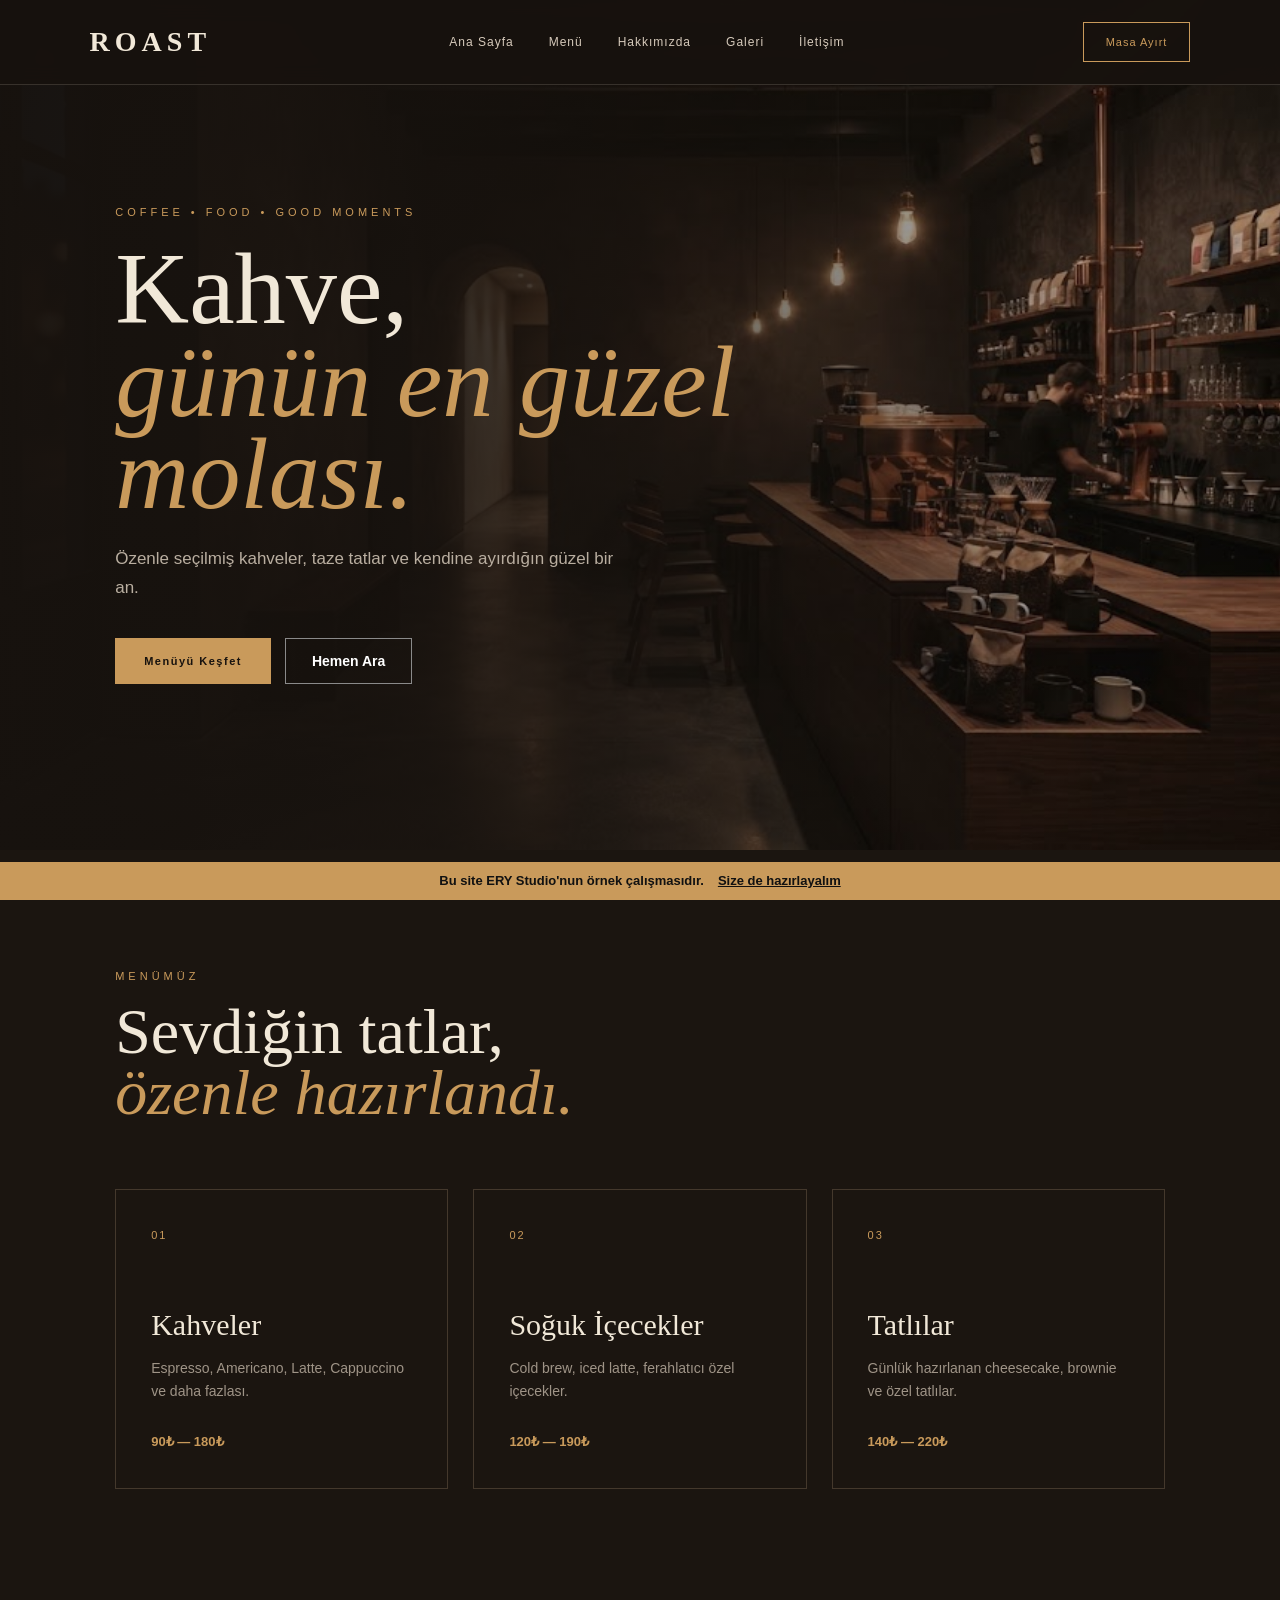
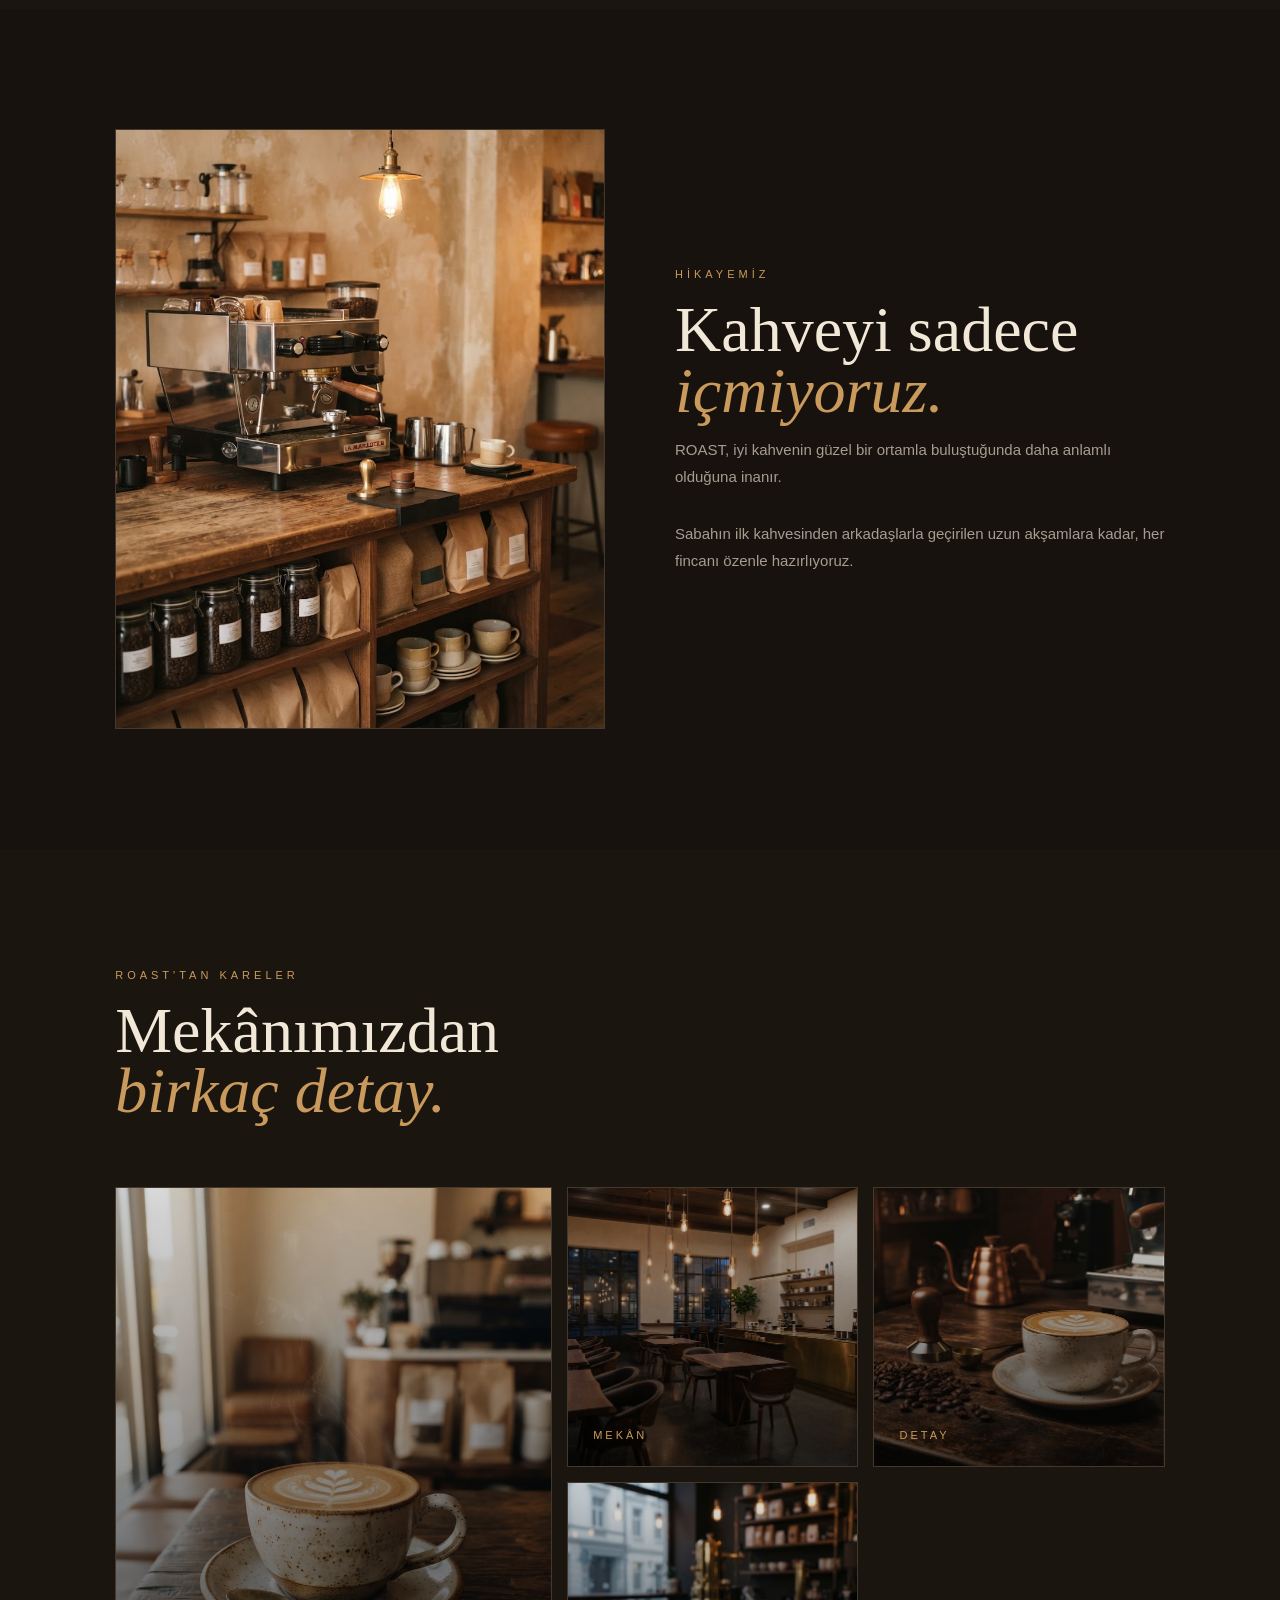
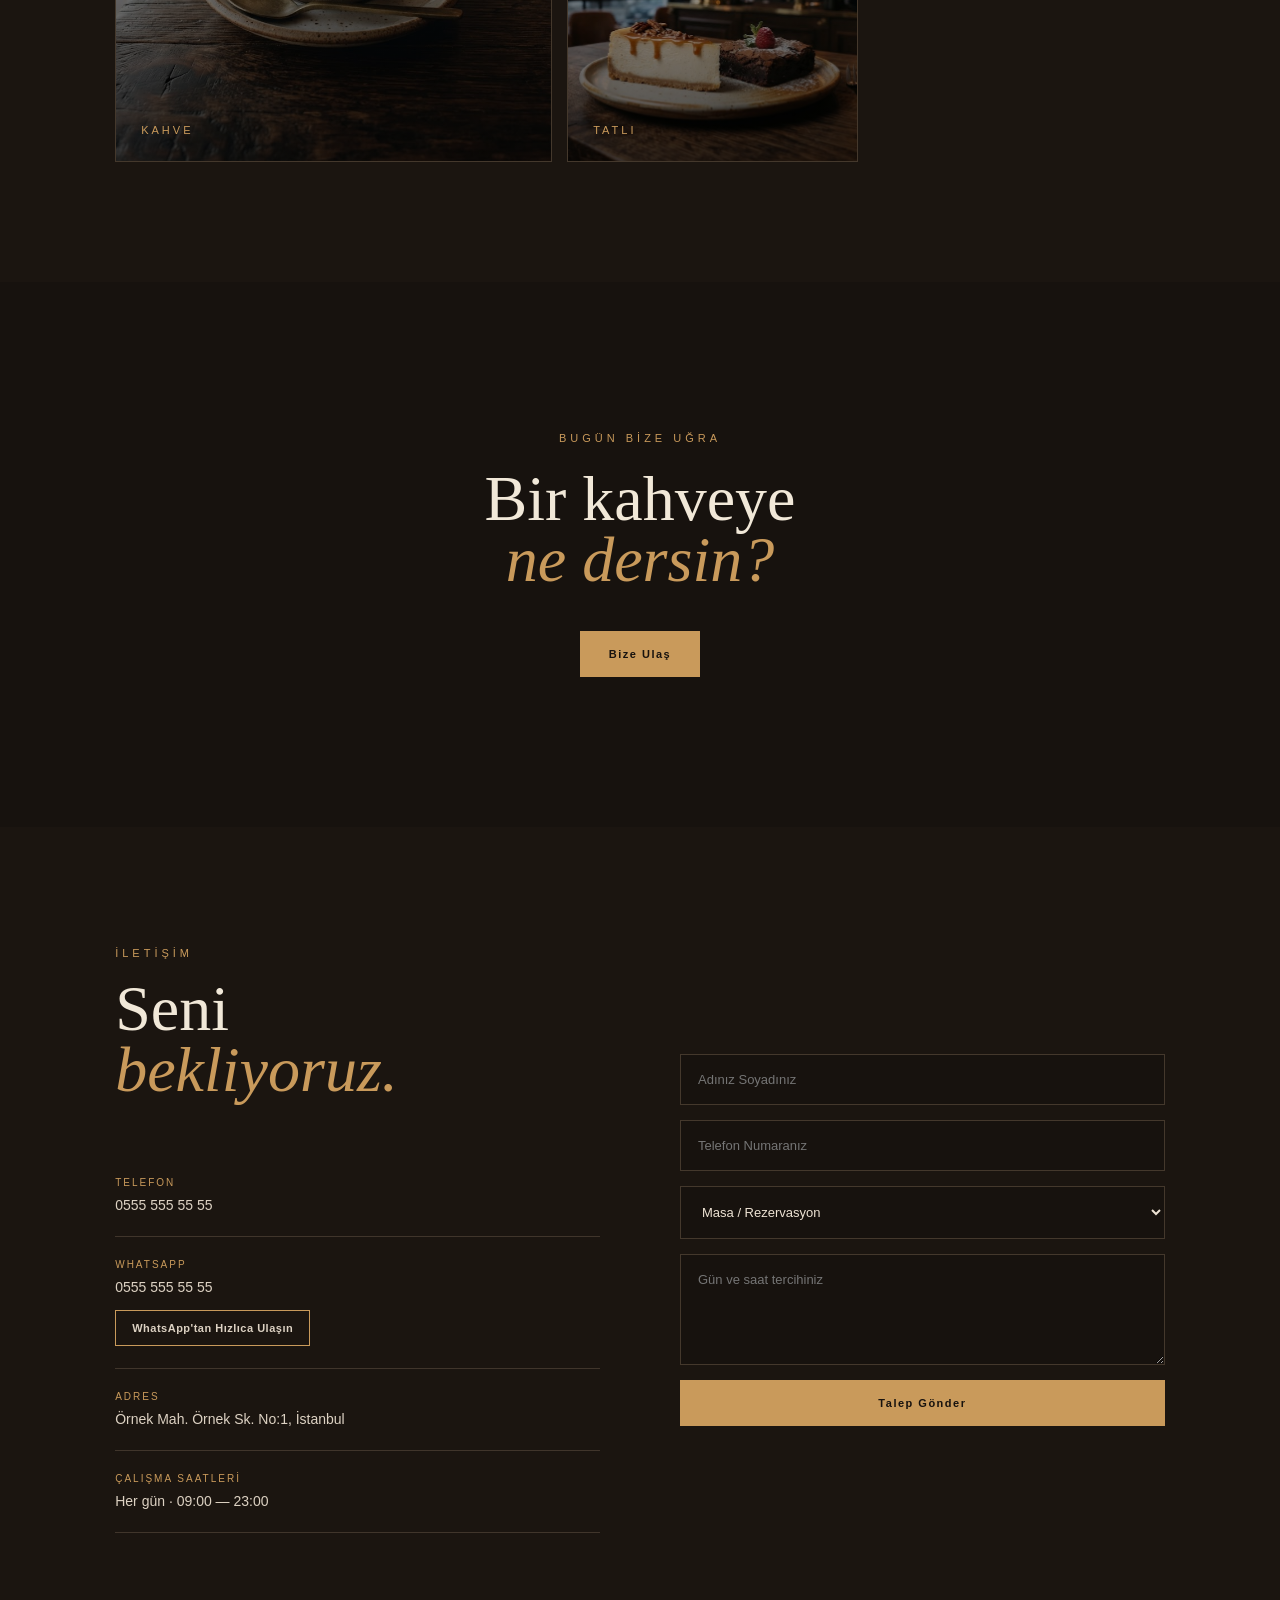
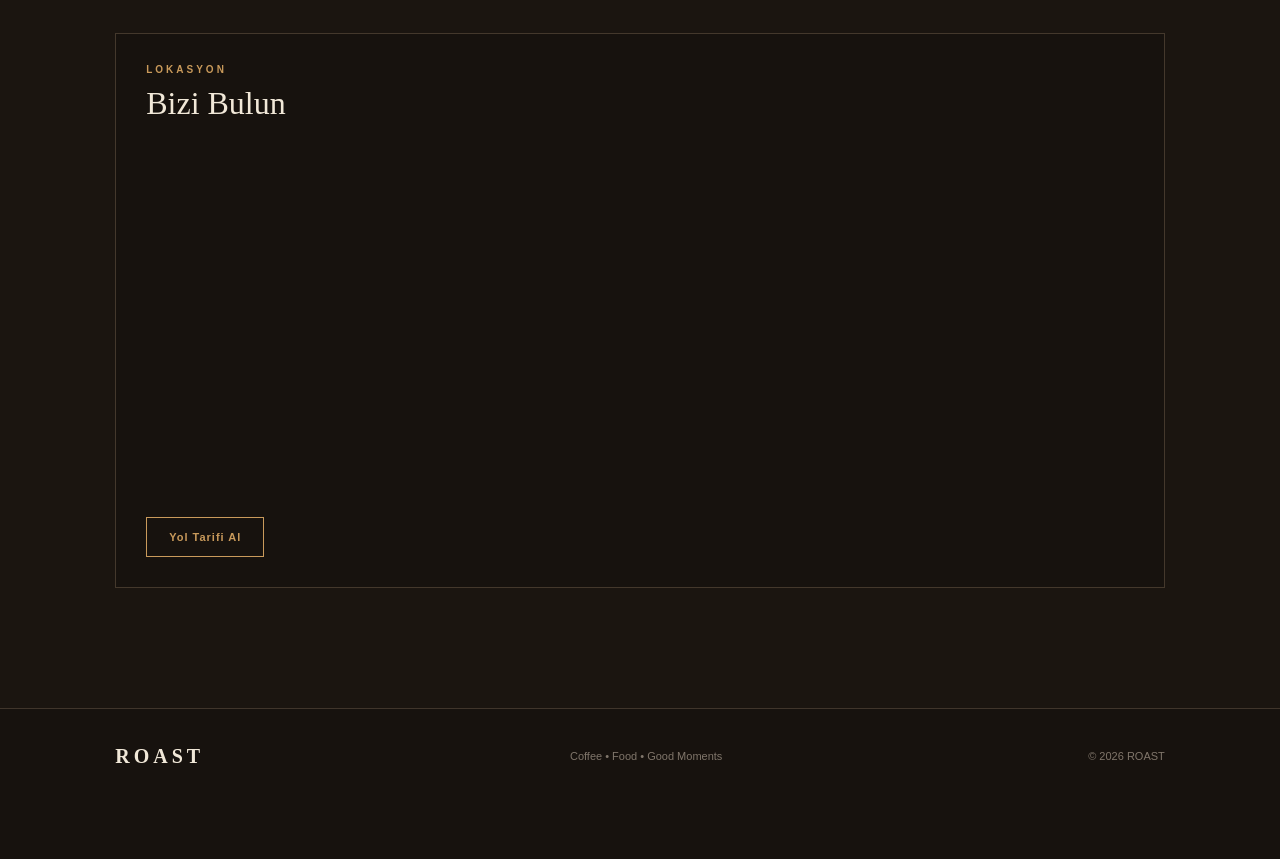
<file: index.html>
<!DOCTYPE html>
<html lang="tr">
<head>
    <meta charset="UTF-8">
    <meta name="viewport" content="width=device-width, initial-scale=1.0">

    <title>ROAST | Coffee &amp; Good Moments</title>

    <meta name="description" content="ROAST Coffee &amp; Good Moments — kaliteli kahve, taze tatlılar ve keyifli anlar.">
    <link rel="icon" type="image/jpeg" href="images/favicon.jpg">
    <link rel="stylesheet" href="style.css">

    <!-- Örnek çalışma şeridi ve ek kurallar. style.css'e dokunmaz. Teslimde bu bloğu sil. -->
    <style>
        .ery-demo {
            position: fixed; left: 0; right: 0; bottom: 0; z-index: 2000;
            display: flex; justify-content: center; align-items: center; flex-wrap: wrap;
            gap: 6px 14px; padding: 10px 16px;
            background: #c99a5b; color: #111;
            font: bold 13px/1.4 Arial, sans-serif; text-align: center;
        }
        .ery-demo a { color: #111; text-decoration: underline; white-space: nowrap; }
        body { padding-bottom: 56px; }

        .hero-actions { display: flex; gap: 14px; flex-wrap: wrap; align-items: center; }
        .call-button {
            display: inline-block; padding: 14px 26px;
            border: 1px solid #8a8a8a; color: #fff; background: transparent;
            font: bold 14px Arial, sans-serif; text-align: center; text-decoration: none;
        }
        .call-button:hover { border-color: #c99a5b; color: #c99a5b; }

        .contact-form button { cursor: pointer; }

        a:focus-visible, button:focus-visible, input:focus-visible,
        select:focus-visible, textarea:focus-visible { outline: 2px solid #fff; outline-offset: 2px; }

        @media (max-width: 600px) {
            .hero-actions { flex-direction: column; align-items: stretch; }
            .hero-actions .main-button, .hero-actions .call-button { width: 100%; text-align: center; }
            body { padding-bottom: 74px; }
        }
    </style>
</head>

<body>

    <!--
      MÜŞTERİYE TESLİM EDERKEN DEĞİŞTİRİLECEKLER:
      1) Telefon: 0555 555 55 55 / +905555555555 (tel, WhatsApp x2, hero "Hemen Ara")
      2) Adres, çalışma saatleri, menü fiyatları ve harita (iframe + "Yol Tarifi Al")
      3) Form adresi (formsubmit.co/...) ve _next adresi
      4) Alttaki "örnek çalışma" şeridini (class="ery-demo") ve <style> bloğundaki .ery-demo kurallarını sil
    -->

    <!-- HEADER -->
    <header class="header">

        <a href="#anasayfa" class="logo">ROAST</a>

        <nav class="nav">
            <a href="#anasayfa">Ana Sayfa</a>
            <a href="#menu">Menü</a>
            <a href="#hakkimizda">Hakkımızda</a>
            <a href="#galeri">Galeri</a>
            <a href="#iletisim">İletişim</a>
        </nav>

        <a href="#iletisim" class="reservation-button">Masa Ayırt</a>

    </header>


    <main>

        <!-- HERO -->
        <section class="hero" id="anasayfa">

            <div class="hero-content">

                <span class="eyebrow">COFFEE • FOOD • GOOD MOMENTS</span>

                <h1>
                    Kahve,<br>
                    <span>günün en güzel molası.</span>
                </h1>

                <p>
                    Özenle seçilmiş kahveler, taze tatlar
                    ve kendine ayırdığın güzel bir an.
                </p>

                <div class="hero-actions">
                    <a href="#menu" class="main-button">Menüyü Keşfet</a>
                    <a href="tel:+905555555555" class="call-button">Hemen Ara</a>
                </div>

            </div>

        </section>


        <!-- MENU -->
        <section class="menu-section" id="menu">

            <div class="section-heading">
                <span class="section-label">MENÜMÜZ</span>
                <h2>
                    Sevdiğin tatlar,<br>
                    <span>özenle hazırlandı.</span>
                </h2>
            </div>

            <div class="menu-grid">

                <div class="menu-card">
                    <span class="menu-number">01</span>
                    <h3>Kahveler</h3>
                    <p>Espresso, Americano, Latte, Cappuccino ve daha fazlası.</p>
                    <strong>90₺ — 180₺</strong>
                </div>

                <div class="menu-card">
                    <span class="menu-number">02</span>
                    <h3>Soğuk İçecekler</h3>
                    <p>Cold brew, iced latte, ferahlatıcı özel içecekler.</p>
                    <strong>120₺ — 190₺</strong>
                </div>

                <div class="menu-card">
                    <span class="menu-number">03</span>
                    <h3>Tatlılar</h3>
                    <p>Günlük hazırlanan cheesecake, brownie ve özel tatlılar.</p>
                    <strong>140₺ — 220₺</strong>
                </div>

            </div>

        </section>


        <!-- ABOUT -->
        <section class="about" id="hakkimizda">

            <div class="about-image"></div>

            <div class="about-content">

                <span class="section-label">HİKAYEMİZ</span>

                <h2>
                    Kahveyi sadece<br>
                    <span>içmiyoruz.</span>
                </h2>

                <p>ROAST, iyi kahvenin güzel bir ortamla buluştuğunda daha anlamlı olduğuna inanır.</p>

                <p>
                    Sabahın ilk kahvesinden arkadaşlarla geçirilen uzun akşamlara kadar,
                    her fincanı özenle hazırlıyoruz.
                </p>

            </div>

        </section>


        <!-- GALLERY -->
        <section class="gallery-section" id="galeri">

            <div class="section-heading">
                <span class="section-label">ROAST'TAN KARELER</span>
                <h2>
                    Mekânımızdan<br>
                    <span>birkaç detay.</span>
                </h2>
            </div>

            <div class="gallery-grid">
                <div class="gallery-item gallery-large"><span>KAHVE</span></div>
                <div class="gallery-item"><span>MEKÂN</span></div>
                <div class="gallery-item"><span>DETAY</span></div>
                <div class="gallery-item"><span>TATLI</span></div>
            </div>

        </section>


        <!-- CTA -->
        <section class="cta">

            <span class="section-label">BUGÜN BİZE UĞRA</span>

            <h2>
                Bir kahveye<br>
                <span>ne dersin?</span>
            </h2>

            <a href="#iletisim" class="main-button">Bize Ulaş</a>

        </section>


        <!-- CONTACT -->
        <section class="contact" id="iletisim">

            <div class="contact-info">

                <span class="section-label">İLETİŞİM</span>

                <h2>
                    Seni<br>
                    <span>bekliyoruz.</span>
                </h2>

                <div class="contact-details">

                    <div class="contact-item">
                        <span>TELEFON</span>
                        <strong><a href="tel:+905555555555">0555 555 55 55</a></strong>
                    </div>

                    <div class="contact-item">
                        <span>WHATSAPP</span>
                        <strong>
                            <a href="https://wa.me/905555555555" target="_blank" rel="noopener">0555 555 55 55</a>
                        </strong>
                        <a href="https://wa.me/905555555555" target="_blank" rel="noopener" class="whatsapp-button">
                            WhatsApp'tan Hızlıca Ulaşın
                        </a>
                    </div>

                    <div class="contact-item">
                        <span>ADRES</span>
                        <strong>Örnek Mah. Örnek Sk. No:1, İstanbul</strong>
                    </div>

                    <div class="contact-item">
                        <span>ÇALIŞMA SAATLERİ</span>
                        <strong>Her gün · 09:00 — 23:00</strong>
                    </div>

                </div>

            </div>


            <!-- Örnek form: mesajlar ERY Studio'ya düşer. Müşteriye teslimde adresi değiştir. -->
            <form class="contact-form" action="https://formsubmit.co/iletisim@erystudio.com" method="POST">

                <input type="hidden" name="_subject" value="ROAST ÖRNEK SİTE - Form Denemesi">
                <input type="hidden" name="_template" value="table">
                <input type="hidden" name="_captcha" value="false">
                <input type="hidden" name="_next" value="https://emreryurek.github.io/roast/tesekkurler.html">
                <input type="text" name="_honey" style="display:none" tabindex="-1" autocomplete="off">

                <input type="text" name="name" placeholder="Adınız Soyadınız" autocomplete="name" required>
                <input type="tel" name="phone" placeholder="Telefon Numaranız" autocomplete="tel" required>

                <select name="reservation" required>
                    <option value="">Masa / Rezervasyon</option>
                    <option value="2 kişilik">2 kişilik</option>
                    <option value="3-4 kişilik">3-4 kişilik</option>
                    <option value="5+ kişilik">5+ kişilik</option>
                </select>

                <textarea name="message" rows="5" placeholder="Gün ve saat tercihiniz"></textarea>

                <button type="submit" class="main-button">Talep Gönder</button>

            </form>


            <div class="map-box">

                <div class="map-title">
                    <span>LOKASYON</span>
                    <h3>Bizi Bulun</h3>
                </div>

                <iframe
                    src="https://www.google.com/maps?q=Istanbul%2C%20Turkey&output=embed"
                    title="ROAST konum haritası"
                    loading="lazy"
                    allowfullscreen
                    referrerpolicy="no-referrer-when-downgrade">
                </iframe>

                <a href="https://www.google.com/maps/search/?api=1&query=Istanbul%2C%20Turkey"
                   target="_blank" rel="noopener" class="map-button">
                    Yol Tarifi Al
                </a>

            </div>

        </section>

    </main>


    <!-- FOOTER -->
    <footer class="footer">
        <strong>ROAST</strong>
        <p>Coffee • Food • Good Moments</p>
        <span>© 2026 ROAST</span>
    </footer>

    <div class="ery-demo">
        <span>Bu site ERY Studio'nun örnek çalışmasıdır.</span>
        <a href="https://wa.me/905325023600?text=Merhaba%2C%20ROAST%20%C3%B6rne%C4%9Fini%20g%C3%B6rd%C3%BCm%2C%20bana%20da%20site%20istiyorum." target="_blank" rel="noopener">Size de hazırlayalım</a>
    </div>

</body>
</html>
</file>
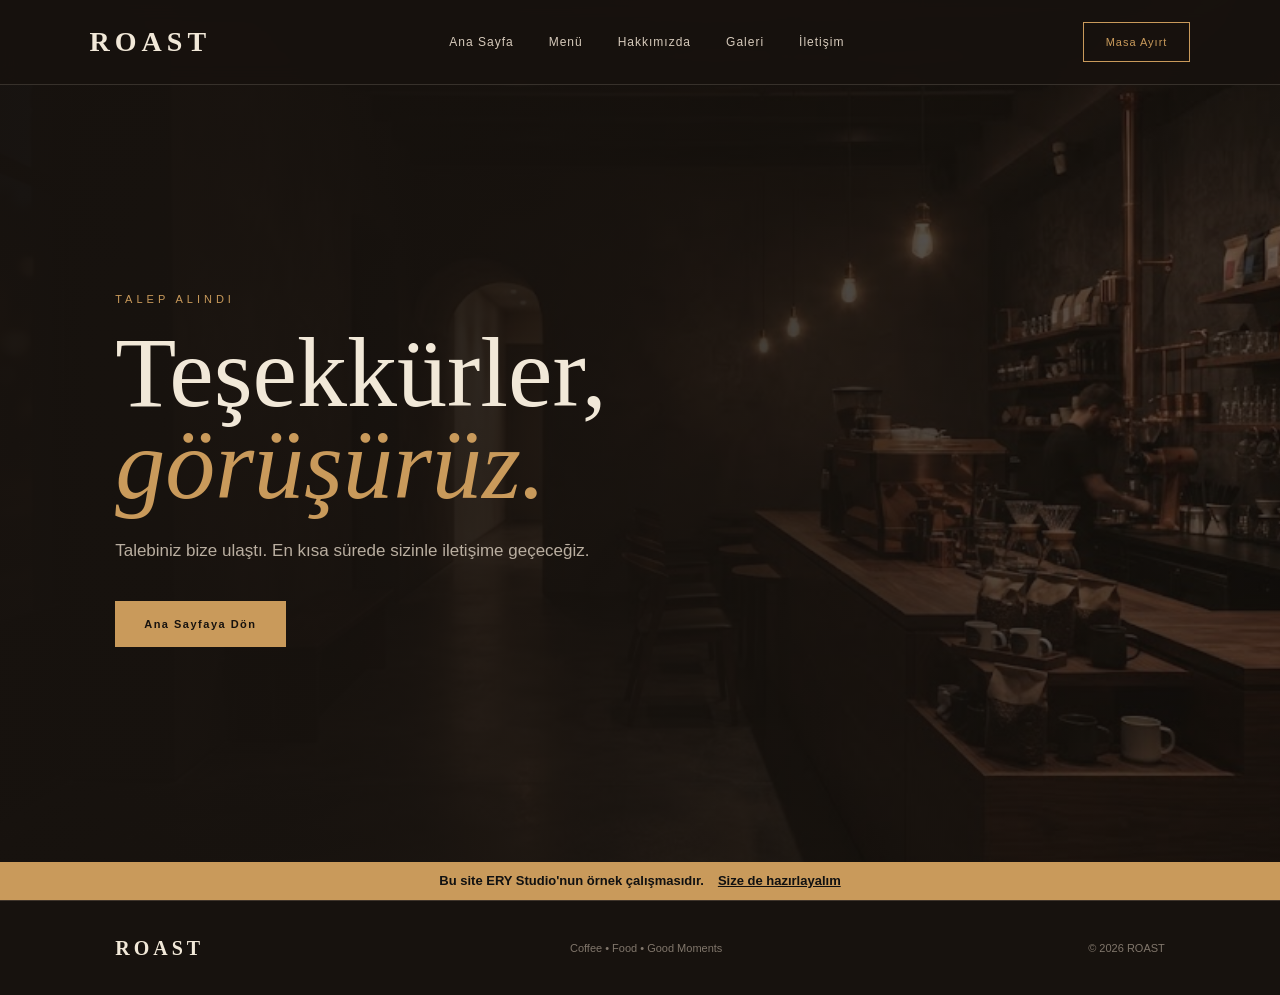
<file: tesekkurler.html>
<!DOCTYPE html>
<html lang="tr">
<head>
    <meta charset="UTF-8">
    <meta name="viewport" content="width=device-width, initial-scale=1.0">
    <meta name="robots" content="noindex">
    <title>Teşekkürler | ROAST</title>
    <link rel="icon" type="image/jpeg" href="images/favicon.jpg">
    <link rel="stylesheet" href="style.css">

    <!-- Örnek çalışma şeridi ve bu sayfaya özel kurallar. style.css'e dokunmaz. -->
    <style>
        .thanks {
            min-height: 100vh;
            display: flex; flex-direction: column; justify-content: center; align-items: flex-start;
            padding: 140px 9% 100px;
            background-image:
                linear-gradient(90deg, rgba(23,18,14,.98) 0%, rgba(23,18,14,.88) 45%, rgba(23,18,14,.6) 100%),
                url("images/hero.jpg");
            background-size: cover; background-position: center;
        }
        .thanks h1 {
            margin: 22px 0 26px;
            font-size: clamp(54px, 9vw, 100px);
            line-height: .92; font-weight: normal;
        }
        .thanks h1 span { color: #c99a5b; font-style: italic; }
        .thanks p {
            max-width: 480px; margin: 0 0 35px;
            color: #b9aea0; font: 17px/1.7 Arial, sans-serif;
        }
        .ery-demo {
            position: fixed; left: 0; right: 0; bottom: 0; z-index: 10000;
            display: flex; justify-content: center; align-items: center; flex-wrap: wrap;
            gap: 6px 14px; padding: 10px 16px;
            background: #c99a5b; color: #111;
            font: bold 13px/1.4 Arial, sans-serif; text-align: center;
        }
        .ery-demo a { color: #111; text-decoration: underline; white-space: nowrap; }
        a:focus-visible { outline: 2px solid #fff; outline-offset: 2px; }
        @media (max-width: 600px) {
            .thanks { padding: 120px 7% 110px; }
            .thanks h1 { font-size: 54px; }
        }
    </style>
</head>

<body>

    <header class="header">
        <a href="index.html" class="logo">ROAST</a>
        <nav class="nav">
            <a href="index.html#anasayfa">Ana Sayfa</a>
            <a href="index.html#menu">Menü</a>
            <a href="index.html#hakkimizda">Hakkımızda</a>
            <a href="index.html#galeri">Galeri</a>
            <a href="index.html#iletisim">İletişim</a>
        </nav>
        <a href="index.html#iletisim" class="reservation-button">Masa Ayırt</a>
    </header>

    <main>
        <section class="thanks">
            <span class="section-label">TALEP ALINDI</span>
            <h1>Teşekkürler,<br><span>görüşürüz.</span></h1>
            <p>Talebiniz bize ulaştı. En kısa sürede sizinle iletişime geçeceğiz.</p>
            <a href="index.html" class="main-button">Ana Sayfaya Dön</a>
        </section>
    </main>

    <footer class="footer">
        <strong>ROAST</strong>
        <p>Coffee • Food • Good Moments</p>
        <span>© 2026 ROAST</span>
    </footer>

    <div class="ery-demo">
        <span>Bu site ERY Studio'nun örnek çalışmasıdır.</span>
        <a href="https://wa.me/905325023600?text=Merhaba%2C%20ROAST%20%C3%B6rne%C4%9Fini%20g%C3%B6rd%C3%BCm%2C%20bana%20da%20site%20istiyorum." target="_blank" rel="noopener">Size de hazırlayalım</a>
    </div>

</body>
</html>
</file>
<file: style.css>
/* ========================================
   GENEL
======================================== */

html {
    scroll-behavior: smooth;
}

body {
    margin: 0;
    background-color: #17120e;
    color: #f1e8d8;
    font-family: Georgia, "Times New Roman", serif;
}

* {
    box-sizing: border-box;
}

a {
    color: inherit;
    text-decoration: none;
}


/* ========================================
   HEADER
======================================== */

.header {
    position: fixed !important;
    top: 0;
    left: 0;
    right: 0;

    width: 100%;
    z-index: 9999;

    display: flex;
    align-items: center;
    justify-content: space-between;

    padding: 22px 7%;

    background: rgba(23, 18, 14, 0.96);
    backdrop-filter: blur(10px);
    -webkit-backdrop-filter: blur(10px);

    border-bottom: 1px solid rgba(241, 232, 216, 0.15);
}

.logo {
    font-size: 28px;
    font-weight: bold;
    letter-spacing: 5px;
}

.nav {
    display: flex;
    gap: 35px;
}

.nav a {
    font-family: Arial, sans-serif;
    font-size: 12px;
    letter-spacing: 1px;
    color: #d6cabb;
    transition: 0.3s;
}

.nav a:hover {
    color: #c99a5b;
}

.reservation-button {
    border: 1px solid #c99a5b;
    padding: 13px 22px;

    font-family: Arial, sans-serif;
    font-size: 11px;
    letter-spacing: 1px;

    color: #c99a5b;
    transition: 0.3s;
}

.reservation-button:hover {
    background-color: #c99a5b;
    color: #17120e;
}


/* ========================================
   HERO
======================================== */

.hero {
    min-height: 850px;

    display: flex;
    align-items: center;

    padding: 140px 9% 100px;

    background-image:
        linear-gradient(
            90deg,
            rgba(23, 18, 14, 0.98) 0%,
            rgba(23, 18, 14, 0.88) 35%,
            rgba(23, 18, 14, 0.45) 70%,
            rgba(23, 18, 14, 0.2) 100%
        ),
        url("images/hero.jpg");

    background-size: cover;
    background-position: center;
    background-repeat: no-repeat;
}

.hero-content {
    max-width: 700px;
}

.eyebrow,
.section-label {
    display: block;

    font-family: Arial, sans-serif;
    font-size: 11px;
    letter-spacing: 4px;

    color: #c99a5b;
}

.hero h1 {
    margin: 25px 0;

    font-size: clamp(65px, 8vw, 115px);
    line-height: 0.9;
    font-weight: normal;
}

.hero h1 span {
    color: #c99a5b;
    font-style: italic;
}

.hero p {
    max-width: 520px;

    margin-bottom: 35px;

    color: #b9aea0;

    font-family: Arial, sans-serif;
    font-size: 17px;
    line-height: 1.7;
}

.main-button {
    display: inline-block;

    padding: 16px 28px;

    background-color: #c99a5b;
    color: #17120e;

    font-family: Arial, sans-serif;
    font-size: 11px;
    font-weight: bold;
    letter-spacing: 1.5px;

    border: 1px solid #c99a5b;

    transition: 0.3s;
}

.main-button:hover {
    background-color: transparent;
    color: #c99a5b;
}


/* ========================================
   MENU
======================================== */

.menu-section {
    padding: 120px 9%;
    background-color: #1b1510;
}

.section-heading {
    margin-bottom: 65px;
}

.section-heading h2,
.about-content h2,
.contact-info h2,
.cta h2 {
    margin: 20px 0 0;

    font-size: clamp(42px, 5vw, 70px);
    line-height: 0.95;
    font-weight: normal;
}

.section-heading h2 span,
.about-content h2 span,
.contact-info h2 span,
.cta h2 span {
    color: #c99a5b;
    font-style: italic;
}

.menu-grid {
    display: grid;
    grid-template-columns: repeat(3, 1fr);
    gap: 25px;
}

.menu-card {
    min-height: 300px;

    padding: 35px;

    border: 1px solid #44382c;

    position: relative;

    transition: 0.3s;
}

.menu-card:hover {
    transform: translateY(-6px);
    border-color: #c99a5b;
}

.menu-number {
    font-family: Arial, sans-serif;
    font-size: 11px;
    letter-spacing: 2px;
    color: #c99a5b;
}

.menu-card h3 {
    margin: 65px 0 15px;
    font-size: 30px;
    font-weight: normal;
}

.menu-card p {
    color: #9f9487;

    font-family: Arial, sans-serif;
    font-size: 14px;
    line-height: 1.7;
}

.menu-card strong {
    display: block;

    margin-top: 30px;

    color: #c99a5b;

    font-family: Arial, sans-serif;
    font-size: 13px;
}


/* ========================================
   ABOUT
======================================== */

.about {
    display: grid;
    grid-template-columns: 1fr 1fr;
    gap: 70px;

    padding: 120px 9%;

    background-color: #17120e;
}

.about-image {
    min-height: 600px;

    background-image: url("images/about.jpg");
    background-size: cover;
    background-position: center;
    background-repeat: no-repeat;

    border: 1px solid #44382c;
}

.about-content {
    display: flex;
    flex-direction: column;
    justify-content: center;
}

.about-content p {
    max-width: 500px;

    color: #a79c90;

    font-family: Arial, sans-serif;
    font-size: 15px;
    line-height: 1.8;
}


/* ========================================
   GALERİ
======================================== */

.gallery-section {
    padding: 120px 9%;
    background-color: #1b1510;
}

.gallery-grid {
    display: grid;

    grid-template-columns: 1.5fr 1fr 1fr;
    grid-template-rows: 280px 280px;

    gap: 15px;
}

.gallery-item {
    position: relative;

    display: flex;
    align-items: flex-end;

    padding: 25px;

    overflow: hidden;

    border: 1px solid #44382c;

    background-size: cover;
    background-position: center;
    background-repeat: no-repeat;

    transition: 0.3s;
}

/* Şimdilik görsellerin yerini tutacak alanlar */

.gallery-item:nth-child(1) {
    grid-row: span 2;

    background-image:
        linear-gradient(
            rgba(0, 0, 0, 0.15),
            rgba(0, 0, 0, 0.7)
        ),
        url("images/kahve.jpg");
}

.gallery-item:nth-child(2) {
    background-image:
        linear-gradient(
            rgba(0, 0, 0, 0.1),
            rgba(0, 0, 0, 0.7)
        ),
        url("images/mekan.jpg");
}

.gallery-item:nth-child(3) {
    background-image:
        linear-gradient(
            rgba(0, 0, 0, 0.1),
            rgba(0, 0, 0, 0.7)
        ),
        url("images/detay.jpg");
}

.gallery-item:nth-child(4) {
    background-image:
        linear-gradient(
            rgba(0, 0, 0, 0.1),
            rgba(0, 0, 0, 0.7)
        ),
        url("images/tatli.jpg");
}

.gallery-item:hover {
    transform: translateY(-4px);
}

.gallery-item span {
    position: relative;
    z-index: 2;

    color: #c99a5b;

    font-family: Arial, sans-serif;
    font-size: 11px;
    letter-spacing: 3px;
}


/* ========================================
   CTA
======================================== */

.cta {
    padding: 150px 9%;
    text-align: center;

    background-color: #17120e;
}

.cta .section-label {
    margin-bottom: 25px;
}

.cta h2 {
    margin-bottom: 40px;
}


/* ========================================
   CONTACT
======================================== */

.contact {
    display: grid;
    grid-template-columns: 1fr 1fr;
    gap: 80px;

    padding: 120px 9%;

    background-color: #1b1510;
}

.contact-details {
    margin-top: 55px;
}

.contact-item {
    padding: 22px 0;

    border-bottom: 1px solid #40352b;
}

.contact-item span {
    display: block;

    margin-bottom: 8px;

    color: #c99a5b;

    font-family: Arial, sans-serif;
    font-size: 10px;
    letter-spacing: 2px;
}

.contact-item strong {
    color: #ddd2c3;

    font-family: Arial, sans-serif;
    font-size: 14px;
    font-weight: normal;
}

.contact-form {
    display: flex;
    flex-direction: column;
    gap: 15px;

    justify-content: center;
}

.contact-form input,
.contact-form select,
.contact-form textarea {
    width: 100%;

    padding: 17px;

    background-color: #17120e;

    border: 1px solid #44382c;

    color: #eee3d4;

    font-family: Arial, sans-serif;
    font-size: 13px;

    outline: none;
}

.contact-form input:focus,
.contact-form select:focus,
.contact-form textarea:focus {
    border-color: #c99a5b;
}

.contact-form textarea {
    resize: vertical;
}

.contact-form select {
    appearance: auto;
}

.contact-form .main-button {
    cursor: pointer;
}


/* ========================================
   FOOTER
======================================== */

.footer {
    display: flex;
    align-items: center;
    justify-content: space-between;

    padding: 30px 9%;

    border-top: 1px solid #40352b;

    background-color: #17120e;
}

.footer strong {
    font-size: 20px;
    letter-spacing: 4px;
}

.footer p,
.footer span {
    color: #80766b;

    font-family: Arial, sans-serif;
    font-size: 11px;
}


/* ========================================
   MOBİL
======================================== */

@media (max-width: 900px) {

    .header {
        padding: 22px 5%;
    }

    .nav {
        display: none;
    }

    .hero {
        min-height: 750px;
        padding: 120px 7% 80px;
    }

    .menu-grid {
        grid-template-columns: 1fr;
    }

    .about {
        grid-template-columns: 1fr;
        padding: 90px 7%;
    }

    .about-image {
        min-height: 500px;
    }

    .gallery-section {
        padding: 90px 7%;
    }

    .gallery-grid {
        grid-template-columns: 1fr 1fr;
        grid-template-rows: 250px 250px 250px;
    }

    .gallery-item:nth-child(1) {
        grid-row: span 2;
    }

    .contact {
        grid-template-columns: 1fr;
        padding: 90px 7%;
        gap: 60px;
    }

    .footer {
        flex-direction: column;
        gap: 15px;
        text-align: center;
    }

}


@media (max-width: 600px) {

    .logo {
        font-size: 22px;
    }

    .reservation-button {
        padding: 10px 14px;
        font-size: 9px;
    }

    .hero {
        min-height: 700px;
    }

    .hero h1 {
        font-size: 62px;
    }

    .hero p {
        font-size: 15px;
    }

    .menu-section,
    .cta {
        padding: 90px 7%;
    }

    .section-heading h2,
    .about-content h2,
    .contact-info h2,
    .cta h2 {
        font-size: 45px;
    }

    .menu-card {
        min-height: 270px;
    }

    .about-image {
        min-height: 420px;
    }

    .gallery-grid {
        grid-template-columns: 1fr;
        grid-template-rows: repeat(4, 280px);
    }

    .gallery-item:nth-child(1) {
        grid-row: span 1;
    }
    .map-box {
    margin-top: 10px;
    padding: 20px;
}

.map-box iframe {
    height: 300px;
}

.map-title h3 {
    font-size: 28px;
}

.map-button {
    width: 100%;
    text-align: center;
}

.whatsapp-button {
    width: fit-content;
}

}
/* ========================================
   GOOGLE MAPS
======================================== */

.map-box {
    grid-column: 1 / -1;
    margin-top: 20px;
    padding: 30px;
    background-color: #17120e;
    border: 1px solid #44382c;
}

.map-title {
    margin-bottom: 25px;
}

.map-title span {
    display: block;
    margin-bottom: 10px;
    color: #c99a5b;
    font-family: Arial, sans-serif;
    font-size: 10px;
    font-weight: bold;
    letter-spacing: 3px;
}

.map-title h3 {
    margin: 0;
    color: #f1e8d8;
    font-size: 32px;
    font-weight: normal;
}

.map-box iframe {
    display: block;
    width: 100%;
    height: 350px;
    border: 0;
}

.map-button {
    display: inline-block;
    margin-top: 20px;
    padding: 13px 22px;
    background-color: transparent;
    border: 1px solid #c99a5b;
    color: #c99a5b;
    font-family: Arial, sans-serif;
    font-size: 11px;
    font-weight: bold;
    letter-spacing: 1px;
    transition: background-color 0.15s ease;
}

.map-button:hover {
    background-color: #241c15;
    color: #c99a5b;
}
/* ========================================
   WHATSAPP BUTONU
======================================== */

.whatsapp-button {
    display: block;
    width: fit-content;
    margin-top: 14px;
    padding: 11px 16px;
    background-color: transparent;
    border: 1px solid #c99a5b;
    color: #ddd2c3 !important;
    font-family: Arial, sans-serif;
    font-size: 11px;
    font-weight: bold;
    letter-spacing: 0.5px;
    transition: background-color 0.15s ease;
}

.whatsapp-button:hover {
    background-color: #241c15;
    color: #c99a5b !important;
}
</file>
